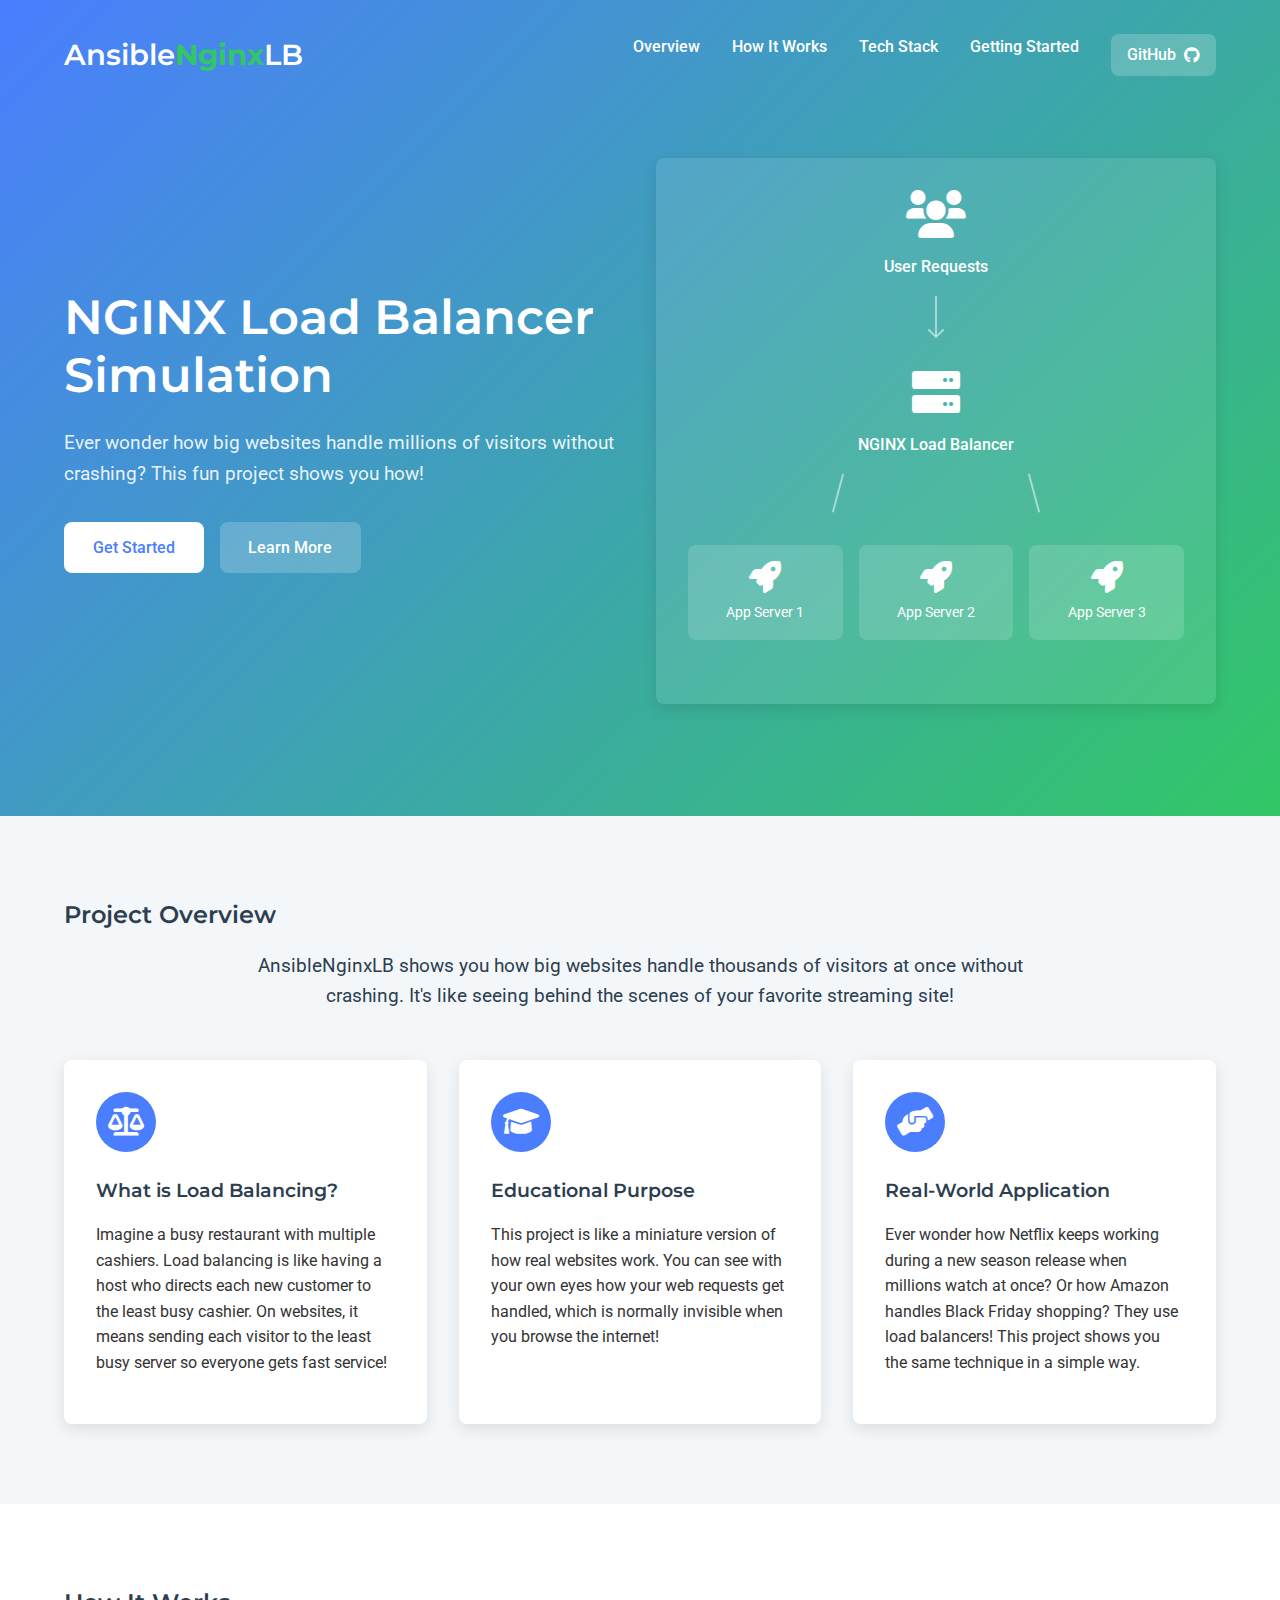
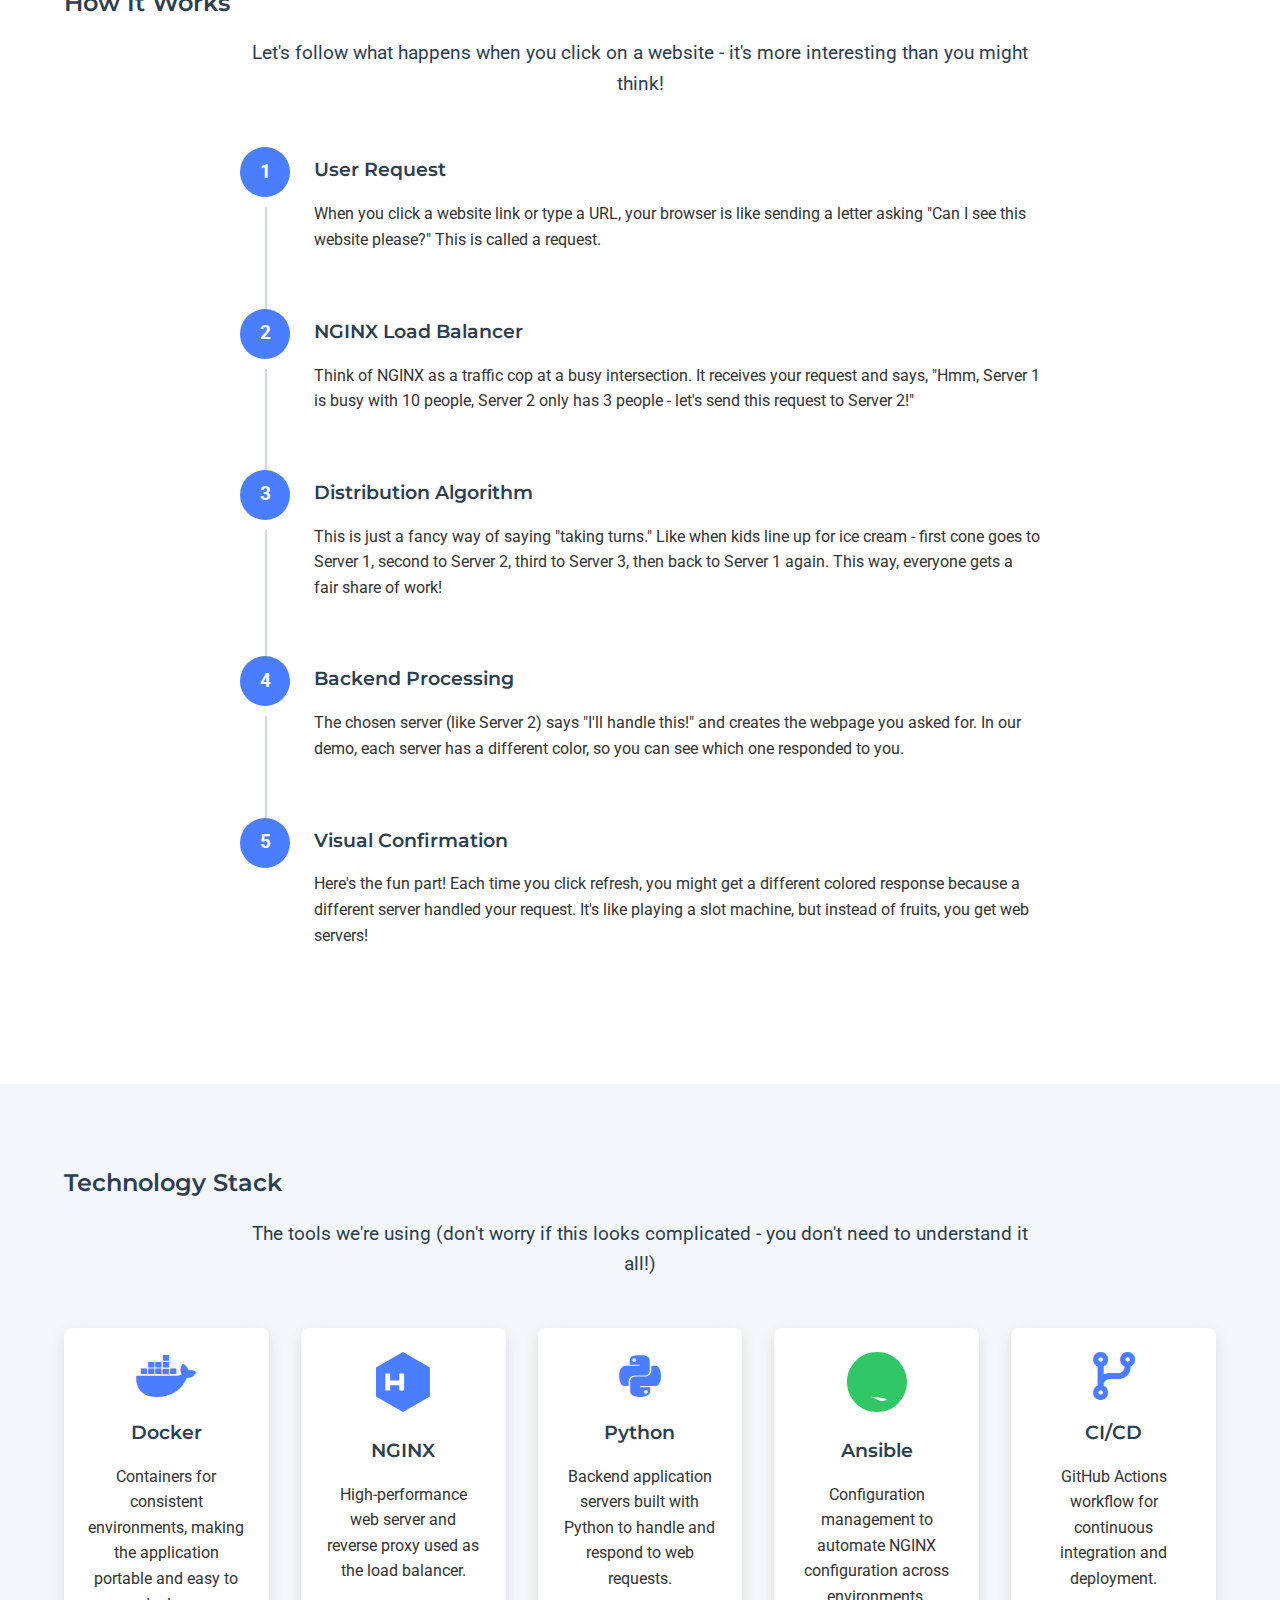
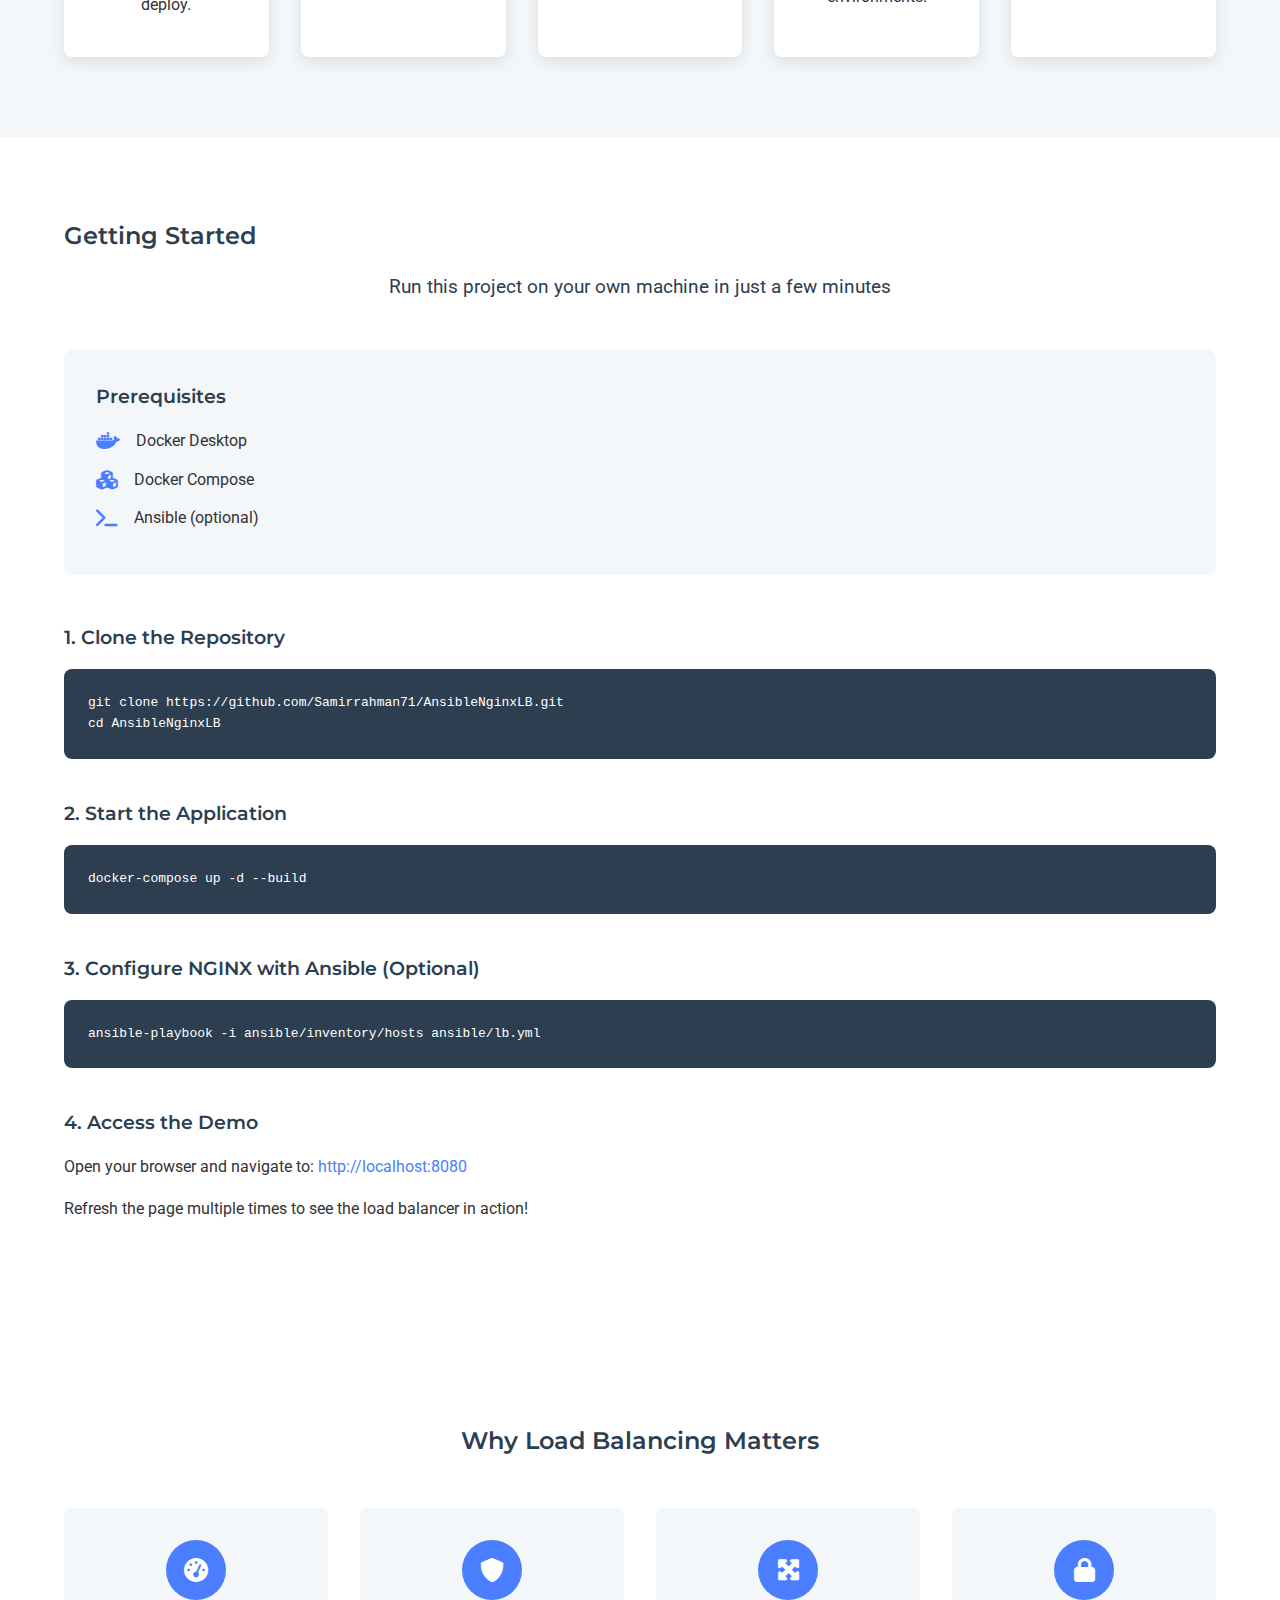
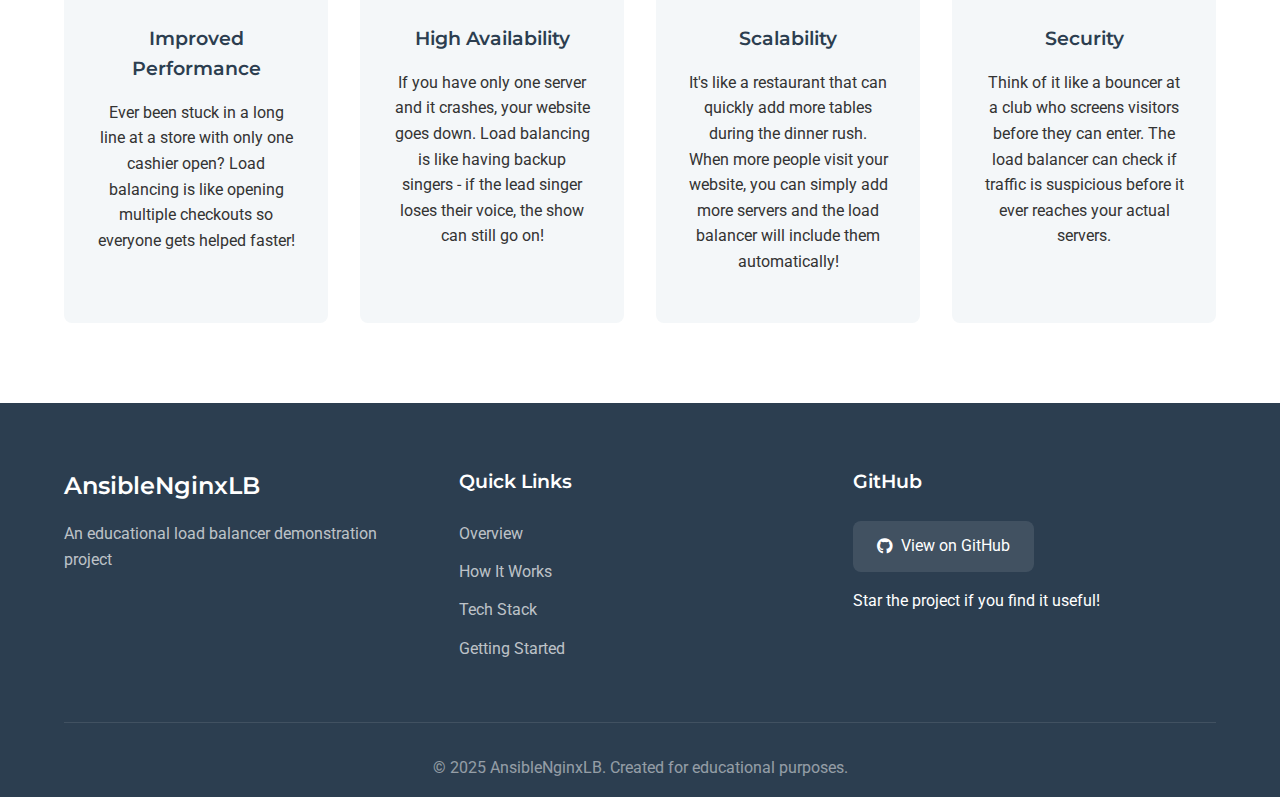
<file: docs/index.html>
<!DOCTYPE html>
<html lang="en">
<head>
    <meta charset="UTF-8">
    <meta name="viewport" content="width=device-width, initial-scale=1.0">
    <title>AnsibleNginxLB - Load Balancer Simulation</title>
    <link rel="stylesheet" href="https://cdnjs.cloudflare.com/ajax/libs/font-awesome/6.0.0-beta3/css/all.min.css">
    <link rel="stylesheet" href="css/styles.css">
    <link rel="preconnect" href="https://fonts.googleapis.com">
    <link rel="preconnect" href="https://fonts.gstatic.com" crossorigin>
    <link href="https://fonts.googleapis.com/css2?family=Roboto:wght@300;400;500;700&family=Montserrat:wght@400;600;700&display=swap" rel="stylesheet">
</head>
<body>
    <header>
        <div class="container">
            <nav>
                <div class="logo">
                    <h1>Ansible<span>Nginx</span>LB</h1>
                </div>
                <ul class="nav-links">
                    <li><a href="#overview">Overview</a></li>
                    <li><a href="#how-it-works">How It Works</a></li>
                    <li><a href="#tech-stack">Tech Stack</a></li>
                    <li><a href="#getting-started">Getting Started</a></li>
                    <li><a href="https://github.com/Samirrahman71/AnsibleNginxLB" target="_blank" class="github-btn">GitHub <i class="fab fa-github"></i></a></li>
                </ul>
            </nav>
            <div class="hero">
                <div class="hero-text">
                    <h1>NGINX Load Balancer Simulation</h1>
                    <p>Ever wonder how big websites handle millions of visitors without crashing? This fun project shows you how!</p>
                    <div class="hero-buttons">
                        <a href="#getting-started" class="btn btn-primary">Get Started</a>
                        <a href="#how-it-works" class="btn btn-secondary">Learn More</a>
                    </div>
                </div>
                <div class="hero-image">
                    <div class="load-balancer-diagram">
                        <div class="user-requests">
                            <i class="fas fa-users"></i>
                            <p>User Requests</p>
                            <div class="arrow-down"></div>
                        </div>
                        <div class="nginx-box">
                            <i class="fas fa-server"></i>
                            <p>NGINX Load Balancer</p>
                            <div class="arrow-multiple"></div>
                        </div>
                        <div class="app-servers">
                            <div class="server">
                                <i class="fas fa-rocket"></i>
                                <p>App Server 1</p>
                            </div>
                            <div class="server">
                                <i class="fas fa-rocket"></i>
                                <p>App Server 2</p>
                            </div>
                            <div class="server">
                                <i class="fas fa-rocket"></i>
                                <p>App Server 3</p>
                            </div>
                        </div>
                    </div>
                </div>
            </div>
        </div>
    </header>

    <section id="overview" class="overview">
        <div class="container">
            <h2>Project Overview</h2>
            <p class="section-intro">AnsibleNginxLB shows you how big websites handle thousands of visitors at once without crashing. It's like seeing behind the scenes of your favorite streaming site!</p>
            
            <div class="features">
                <div class="feature">
                    <div class="feature-icon">
                        <i class="fas fa-balance-scale"></i>
                    </div>
                    <h3>What is Load Balancing?</h3>
                    <p>Imagine a busy restaurant with multiple cashiers. Load balancing is like having a host who directs each new customer to the least busy cashier. On websites, it means sending each visitor to the least busy server so everyone gets fast service!</p>
                </div>
                <div class="feature">
                    <div class="feature-icon">
                        <i class="fas fa-graduation-cap"></i>
                    </div>
                    <h3>Educational Purpose</h3>
                    <p>This project is like a miniature version of how real websites work. You can see with your own eyes how your web requests get handled, which is normally invisible when you browse the internet!</p>
                </div>
                <div class="feature">
                    <div class="feature-icon">
                        <i class="fas fa-hands-helping"></i>
                    </div>
                    <h3>Real-World Application</h3>
                    <p>Ever wonder how Netflix keeps working during a new season release when millions watch at once? Or how Amazon handles Black Friday shopping? They use load balancers! This project shows you the same technique in a simple way.</p>
                </div>
            </div>
        </div>
    </section>

    <section id="how-it-works" class="how-it-works">
        <div class="container">
            <h2>How It Works</h2>
            <p class="section-intro">Let's follow what happens when you click on a website - it's more interesting than you might think!</p>
            
            <div class="process-flow">
                <div class="process-step">
                    <div class="step-number">1</div>
                    <div class="step-content">
                        <h3>User Request</h3>
                        <p>When you click a website link or type a URL, your browser is like sending a letter asking "Can I see this website please?" This is called a request.</p>
                    </div>
                </div>
                <div class="process-step">
                    <div class="step-number">2</div>
                    <div class="step-content">
                        <h3>NGINX Load Balancer</h3>
                        <p>Think of NGINX as a traffic cop at a busy intersection. It receives your request and says, "Hmm, Server 1 is busy with 10 people, Server 2 only has 3 people - let's send this request to Server 2!"</p>
                    </div>
                </div>
                <div class="process-step">
                    <div class="step-number">3</div>
                    <div class="step-content">
                        <h3>Distribution Algorithm</h3>
                        <p>This is just a fancy way of saying "taking turns." Like when kids line up for ice cream - first cone goes to Server 1, second to Server 2, third to Server 3, then back to Server 1 again. This way, everyone gets a fair share of work!</p>
                    </div>
                </div>
                <div class="process-step">
                    <div class="step-number">4</div>
                    <div class="step-content">
                        <h3>Backend Processing</h3>
                        <p>The chosen server (like Server 2) says "I'll handle this!" and creates the webpage you asked for. In our demo, each server has a different color, so you can see which one responded to you.</p>
                    </div>
                </div>
                <div class="process-step">
                    <div class="step-number">5</div>
                    <div class="step-content">
                        <h3>Visual Confirmation</h3>
                        <p>Here's the fun part! Each time you click refresh, you might get a different colored response because a different server handled your request. It's like playing a slot machine, but instead of fruits, you get web servers!</p>
                    </div>
                </div>
            </div>
        </div>
    </section>

    <section id="tech-stack" class="tech-stack">
        <div class="container">
            <h2>Technology Stack</h2>
            <p class="section-intro">The tools we're using (don't worry if this looks complicated - you don't need to understand it all!)</p>
            
            <div class="technologies">
                <div class="tech">
                    <div class="tech-icon">
                        <i class="fab fa-docker"></i>
                    </div>
                    <h3>Docker</h3>
                    <p>Containers for consistent environments, making the application portable and easy to deploy.</p>
                </div>
                <div class="tech">
                    <div class="tech-icon">
                        <img src="images/nginx-icon.svg" alt="NGINX" class="custom-icon">
                    </div>
                    <h3>NGINX</h3>
                    <p>High-performance web server and reverse proxy used as the load balancer.</p>
                </div>
                <div class="tech">
                    <div class="tech-icon">
                        <i class="fab fa-python"></i>
                    </div>
                    <h3>Python</h3>
                    <p>Backend application servers built with Python to handle and respond to web requests.</p>
                </div>
                <div class="tech">
                    <div class="tech-icon">
                        <img src="images/ansible-icon.svg" alt="Ansible" class="custom-icon">
                    </div>
                    <h3>Ansible</h3>
                    <p>Configuration management to automate NGINX configuration across environments.</p>
                </div>
                <div class="tech">
                    <div class="tech-icon">
                        <i class="fas fa-code-branch"></i>
                    </div>
                    <h3>CI/CD</h3>
                    <p>GitHub Actions workflow for continuous integration and deployment.</p>
                </div>
            </div>
        </div>
    </section>

    <section id="getting-started" class="getting-started">
        <div class="container">
            <h2>Getting Started</h2>
            <p class="section-intro">Run this project on your own machine in just a few minutes</p>
            
            <div class="prerequisites">
                <h3>Prerequisites</h3>
                <ul>
                    <li><i class="fab fa-docker"></i> Docker Desktop</li>
                    <li><i class="fas fa-cubes"></i> Docker Compose</li>
                    <li><i class="fas fa-terminal"></i> Ansible (optional)</li>
                </ul>
            </div>
            
            <div class="installation-steps">
                <div class="step">
                    <h3>1. Clone the Repository</h3>
                    <div class="code-block">
                        <pre><code>git clone https://github.com/Samirrahman71/AnsibleNginxLB.git
cd AnsibleNginxLB</code></pre>
                    </div>
                </div>
                <div class="step">
                    <h3>2. Start the Application</h3>
                    <div class="code-block">
                        <pre><code>docker-compose up -d --build</code></pre>
                    </div>
                </div>
                <div class="step">
                    <h3>3. Configure NGINX with Ansible (Optional)</h3>
                    <div class="code-block">
                        <pre><code>ansible-playbook -i ansible/inventory/hosts ansible/lb.yml</code></pre>
                    </div>
                </div>
                <div class="step">
                    <h3>4. Access the Demo</h3>
                    <p>Open your browser and navigate to: <a href="http://localhost:8080">http://localhost:8080</a></p>
                    <p>Refresh the page multiple times to see the load balancer in action!</p>
                </div>
            </div>
        </div>
    </section>

    <section class="benefits">
        <div class="container">
            <h2>Why Load Balancing Matters</h2>
            <div class="benefits-grid">
                <div class="benefit">
                    <div class="benefit-icon">
                        <i class="fas fa-tachometer-alt"></i>
                    </div>
                    <h3>Improved Performance</h3>
                    <p>Ever been stuck in a long line at a store with only one cashier open? Load balancing is like opening multiple checkouts so everyone gets helped faster!</p>
                </div>
                <div class="benefit">
                    <div class="benefit-icon">
                        <i class="fas fa-shield-alt"></i>
                    </div>
                    <h3>High Availability</h3>
                    <p>If you have only one server and it crashes, your website goes down. Load balancing is like having backup singers - if the lead singer loses their voice, the show can still go on!</p>
                </div>
                <div class="benefit">
                    <div class="benefit-icon">
                        <i class="fas fa-expand-arrows-alt"></i>
                    </div>
                    <h3>Scalability</h3>
                    <p>It's like a restaurant that can quickly add more tables during the dinner rush. When more people visit your website, you can simply add more servers and the load balancer will include them automatically!</p>
                </div>
                <div class="benefit">
                    <div class="benefit-icon">
                        <i class="fas fa-lock"></i>
                    </div>
                    <h3>Security</h3>
                    <p>Think of it like a bouncer at a club who screens visitors before they can enter. The load balancer can check if traffic is suspicious before it ever reaches your actual servers.</p>
                </div>
            </div>
        </div>
    </section>

    <footer>
        <div class="container">
            <div class="footer-content">
                <div class="footer-logo">
                    <h2>AnsibleNginxLB</h2>
                    <p>An educational load balancer demonstration project</p>
                </div>
                <div class="footer-links">
                    <h3>Quick Links</h3>
                    <ul>
                        <li><a href="#overview">Overview</a></li>
                        <li><a href="#how-it-works">How It Works</a></li>
                        <li><a href="#tech-stack">Tech Stack</a></li>
                        <li><a href="#getting-started">Getting Started</a></li>
                    </ul>
                </div>
                <div class="footer-github">
                    <h3>GitHub</h3>
                    <a href="https://github.com/Samirrahman71/AnsibleNginxLB" target="_blank" class="github-link">
                        <i class="fab fa-github"></i> View on GitHub
                    </a>
                    <p>Star the project if you find it useful!</p>
                </div>
            </div>
            <div class="footer-bottom">
                <p>&copy; 2025 AnsibleNginxLB. Created for educational purposes.</p>
            </div>
        </div>
    </footer>

    <script src="js/scripts.js"></script>
</body>
</html>
</file>
<file: docs/css/styles.css>
/* Base styles and reset */
* {
    margin: 0;
    padding: 0;
    box-sizing: border-box;
}

:root {
    --primary-color: #4a7eff;
    --secondary-color: #32c766;
    --dark-color: #2c3e50;
    --light-color: #f4f7f9;
    --text-color: #333;
    --bg-color: #ffffff;
    --accent-color: #ff6b6b;
    --border-radius: 8px;
    --box-shadow: 0 5px 15px rgba(0, 0, 0, 0.1);
    --transition: all 0.3s ease;
}

body {
    font-family: 'Roboto', sans-serif;
    line-height: 1.6;
    color: var(--text-color);
    background-color: var(--bg-color);
}

h1, h2, h3, h4, h5, h6 {
    font-family: 'Montserrat', sans-serif;
    font-weight: 600;
    margin-bottom: 1rem;
    color: var(--dark-color);
}

p {
    margin-bottom: 1rem;
}

a {
    text-decoration: none;
    color: var(--primary-color);
    transition: var(--transition);
}

a:hover {
    color: #3563cc;
}

.container {
    width: 100%;
    max-width: 1200px;
    margin: 0 auto;
    padding: 0 1.5rem;
}

section {
    padding: 5rem 0;
}

/* Header and Navigation */
header {
    background: linear-gradient(135deg, #4a7eff 0%, #32c766 100%);
    color: white;
    padding: 1rem 0;
}

nav {
    display: flex;
    justify-content: space-between;
    align-items: center;
    padding: 1rem 0;
}

.logo h1 {
    font-size: 1.8rem;
    color: white;
    margin-bottom: 0;
}

.logo span {
    color: #32c766;
    font-weight: 700;
}

.nav-links {
    display: flex;
    list-style: none;
}

.nav-links li {
    margin-left: 2rem;
}

.nav-links a {
    color: white;
    font-weight: 500;
    position: relative;
}

.nav-links a:hover {
    color: rgba(255, 255, 255, 0.8);
}

.nav-links a::after {
    content: '';
    position: absolute;
    bottom: -5px;
    left: 0;
    width: 0;
    height: 2px;
    background-color: white;
    transition: var(--transition);
}

.nav-links a:hover::after {
    width: 100%;
}

.github-btn {
    background-color: rgba(255, 255, 255, 0.2);
    padding: 0.5rem 1rem;
    border-radius: var(--border-radius);
    display: inline-flex;
    align-items: center;
    gap: 0.5rem;
}

.github-btn:hover {
    background-color: rgba(255, 255, 255, 0.3);
}

/* Hero Section */
.hero {
    display: grid;
    grid-template-columns: 1fr 1fr;
    gap: 2rem;
    padding: 4rem 0 6rem;
    align-items: center;
}

.hero-text h1 {
    font-size: 3rem;
    line-height: 1.2;
    margin-bottom: 1.5rem;
    color: white;
}

.hero-text p {
    font-size: 1.2rem;
    margin-bottom: 2rem;
    color: rgba(255, 255, 255, 0.9);
}

.hero-buttons {
    display: flex;
    gap: 1rem;
}

.btn {
    display: inline-block;
    padding: 0.8rem 1.8rem;
    border-radius: var(--border-radius);
    font-weight: 500;
    transition: var(--transition);
    cursor: pointer;
}

.btn-primary {
    background-color: white;
    color: var(--primary-color);
}

.btn-primary:hover {
    background-color: #f5f5f5;
    transform: translateY(-3px);
}

.btn-secondary {
    background-color: rgba(255, 255, 255, 0.2);
    color: white;
}

.btn-secondary:hover {
    background-color: rgba(255, 255, 255, 0.3);
    transform: translateY(-3px);
}

/* Load Balancer Diagram (Hero Image) */
.load-balancer-diagram {
    background-color: rgba(255, 255, 255, 0.1);
    border-radius: var(--border-radius);
    padding: 2rem;
    text-align: center;
    position: relative;
    box-shadow: var(--box-shadow);
}

.user-requests, .nginx-box, .app-servers {
    margin-bottom: 2rem;
    position: relative;
}

.user-requests i, .nginx-box i {
    font-size: 3rem;
    margin-bottom: 1rem;
    color: white;
}

.user-requests p, .nginx-box p {
    color: white;
    font-weight: 500;
}

.arrow-down, .arrow-multiple {
    position: relative;
    height: 40px;
    margin: 1rem auto;
}

.arrow-down::after {
    content: '';
    position: absolute;
    top: 0;
    left: 50%;
    width: 2px;
    height: 40px;
    background-color: rgba(255, 255, 255, 0.5);
    transform: translateX(-50%);
}

.arrow-down::before {
    content: '';
    position: absolute;
    bottom: 0;
    left: 50%;
    width: 10px;
    height: 10px;
    border-right: 2px solid rgba(255, 255, 255, 0.5);
    border-bottom: 2px solid rgba(255, 255, 255, 0.5);
    transform: translateX(-50%) rotate(45deg);
}

.arrow-multiple {
    display: flex;
    justify-content: space-between;
    width: 80%;
    margin: 1rem auto;
}

.arrow-multiple::before, .arrow-multiple::after {
    content: '';
    position: absolute;
    top: 0;
    width: 2px;
    height: 40px;
    background-color: rgba(255, 255, 255, 0.5);
}

.arrow-multiple::before {
    left: 25%;
    transform: rotate(15deg);
}

.arrow-multiple::after {
    right: 25%;
    transform: rotate(-15deg);
}

.app-servers {
    display: grid;
    grid-template-columns: repeat(3, 1fr);
    gap: 1rem;
}

.server {
    background-color: rgba(255, 255, 255, 0.15);
    border-radius: var(--border-radius);
    padding: 1rem;
}

.server i {
    font-size: 2rem;
    margin-bottom: 0.5rem;
    color: white;
}

.server p {
    color: white;
    font-size: 0.9rem;
    margin-bottom: 0;
}

/* Overview Section */
.overview {
    background-color: var(--light-color);
}

.section-intro {
    font-size: 1.2rem;
    max-width: 800px;
    margin: 0 auto 3rem;
    text-align: center;
    color: var(--dark-color);
}

.features {
    display: grid;
    grid-template-columns: repeat(auto-fit, minmax(300px, 1fr));
    gap: 2rem;
}

.feature {
    background-color: white;
    border-radius: var(--border-radius);
    padding: 2rem;
    box-shadow: var(--box-shadow);
    transition: var(--transition);
}

.feature:hover {
    transform: translateY(-5px);
}

.feature-icon {
    background-color: var(--primary-color);
    color: white;
    width: 60px;
    height: 60px;
    border-radius: 50%;
    display: flex;
    align-items: center;
    justify-content: center;
    margin-bottom: 1.5rem;
}

.feature-icon i {
    font-size: 1.8rem;
}

/* How It Works Section */
.process-flow {
    max-width: 800px;
    margin: 0 auto;
}

.process-step {
    display: flex;
    margin-bottom: 2.5rem;
    position: relative;
}

.process-step:not(:last-child)::after {
    content: '';
    position: absolute;
    top: 60px;
    left: 25px;
    width: 2px;
    height: calc(100% + 1rem);
    background-color: var(--primary-color);
    opacity: 0.3;
}

.step-number {
    background-color: var(--primary-color);
    color: white;
    width: 50px;
    height: 50px;
    border-radius: 50%;
    display: flex;
    align-items: center;
    justify-content: center;
    font-weight: 700;
    font-size: 1.2rem;
    flex-shrink: 0;
    margin-right: 1.5rem;
}

.step-content {
    padding-top: 0.5rem;
}

/* Tech Stack Section */
.tech-stack {
    background-color: var(--light-color);
}

.technologies {
    display: grid;
    grid-template-columns: repeat(auto-fit, minmax(200px, 1fr));
    gap: 2rem;
    margin-top: 3rem;
}

.tech {
    background-color: white;
    border-radius: var(--border-radius);
    padding: 1.5rem;
    text-align: center;
    box-shadow: var(--box-shadow);
    transition: var(--transition);
}

.tech:hover {
    transform: translateY(-5px);
}

.tech-icon {
    margin-bottom: 1rem;
}

.tech-icon i {
    font-size: 3rem;
    color: var(--primary-color);
}

.custom-icon {
    width: 60px;
    height: 60px;
}

/* Getting Started Section */
.prerequisites {
    background-color: var(--light-color);
    border-radius: var(--border-radius);
    padding: 2rem;
    margin-bottom: 3rem;
}

.prerequisites ul {
    list-style: none;
    margin-top: 1rem;
}

.prerequisites li {
    display: flex;
    align-items: center;
    margin-bottom: 0.8rem;
}

.prerequisites li i {
    margin-right: 1rem;
    color: var(--primary-color);
    font-size: 1.2rem;
}

.installation-steps .step {
    margin-bottom: 2.5rem;
}

.code-block {
    background-color: var(--dark-color);
    border-radius: var(--border-radius);
    padding: 1.5rem;
    margin-top: 1rem;
    overflow-x: auto;
}

.code-block pre {
    margin: 0;
}

.code-block code {
    color: white;
    font-family: monospace;
}

/* Benefits Section */
.benefits {
    text-align: center;
}

.benefits h2 {
    margin-bottom: 3rem;
}

.benefits-grid {
    display: grid;
    grid-template-columns: repeat(auto-fit, minmax(250px, 1fr));
    gap: 2rem;
}

.benefit {
    padding: 2rem;
    background-color: var(--light-color);
    border-radius: var(--border-radius);
    transition: var(--transition);
}

.benefit:hover {
    transform: translateY(-5px);
    box-shadow: var(--box-shadow);
}

.benefit-icon {
    background-color: var(--primary-color);
    color: white;
    width: 60px;
    height: 60px;
    border-radius: 50%;
    display: flex;
    align-items: center;
    justify-content: center;
    margin: 0 auto 1.5rem;
}

.benefit-icon i {
    font-size: 1.5rem;
}

/* Footer */
footer {
    background-color: var(--dark-color);
    color: white;
    padding: 4rem 0 1rem;
}

.footer-content {
    display: grid;
    grid-template-columns: repeat(auto-fit, minmax(250px, 1fr));
    gap: 2rem;
    margin-bottom: 3rem;
}

.footer-logo h2 {
    color: white;
    margin-bottom: 1rem;
}

.footer-logo p {
    color: rgba(255, 255, 255, 0.7);
}

.footer-links h3, .footer-github h3 {
    color: white;
    margin-bottom: 1.5rem;
}

.footer-links ul {
    list-style: none;
}

.footer-links li {
    margin-bottom: 0.8rem;
}

.footer-links a {
    color: rgba(255, 255, 255, 0.7);
    transition: var(--transition);
}

.footer-links a:hover {
    color: white;
}

.github-link {
    display: inline-flex;
    align-items: center;
    gap: 0.5rem;
    background-color: rgba(255, 255, 255, 0.1);
    padding: 0.8rem 1.5rem;
    border-radius: var(--border-radius);
    color: white;
    margin-bottom: 1rem;
}

.github-link:hover {
    background-color: rgba(255, 255, 255, 0.2);
    color: white;
}

.footer-bottom {
    text-align: center;
    padding-top: 2rem;
    border-top: 1px solid rgba(255, 255, 255, 0.1);
}

.footer-bottom p {
    color: rgba(255, 255, 255, 0.5);
    margin-bottom: 0;
}

/* Responsive Styles */
@media (max-width: 992px) {
    .hero {
        grid-template-columns: 1fr;
        text-align: center;
    }
    
    .hero-text {
        order: 1;
    }
    
    .hero-image {
        order: 2;
        margin-top: 2rem;
    }
    
    .hero-buttons {
        justify-content: center;
    }
}

@media (max-width: 768px) {
    .nav-links {
        display: none;
    }
    
    .process-step {
        flex-direction: column;
    }
    
    .step-number {
        margin-bottom: 1rem;
    }
    
    .process-step:not(:last-child)::after {
        left: 25px;
        top: 50px;
    }
    
    section {
        padding: 3rem 0;
    }
}

/* Animations */
@keyframes fadeIn {
    from { opacity: 0; transform: translateY(20px); }
    to { opacity: 1; transform: translateY(0); }
}

.feature, .tech, .benefit, .process-step {
    animation: fadeIn 0.5s ease forwards;
}

.feature:nth-child(2), .tech:nth-child(2), .benefit:nth-child(2), .process-step:nth-child(2) {
    animation-delay: 0.1s;
}

.feature:nth-child(3), .tech:nth-child(3), .benefit:nth-child(3), .process-step:nth-child(3) {
    animation-delay: 0.2s;
}

.tech:nth-child(4), .benefit:nth-child(4), .process-step:nth-child(4) {
    animation-delay: 0.3s;
}

.tech:nth-child(5), .process-step:nth-child(5) {
    animation-delay: 0.4s;
}
</file>
